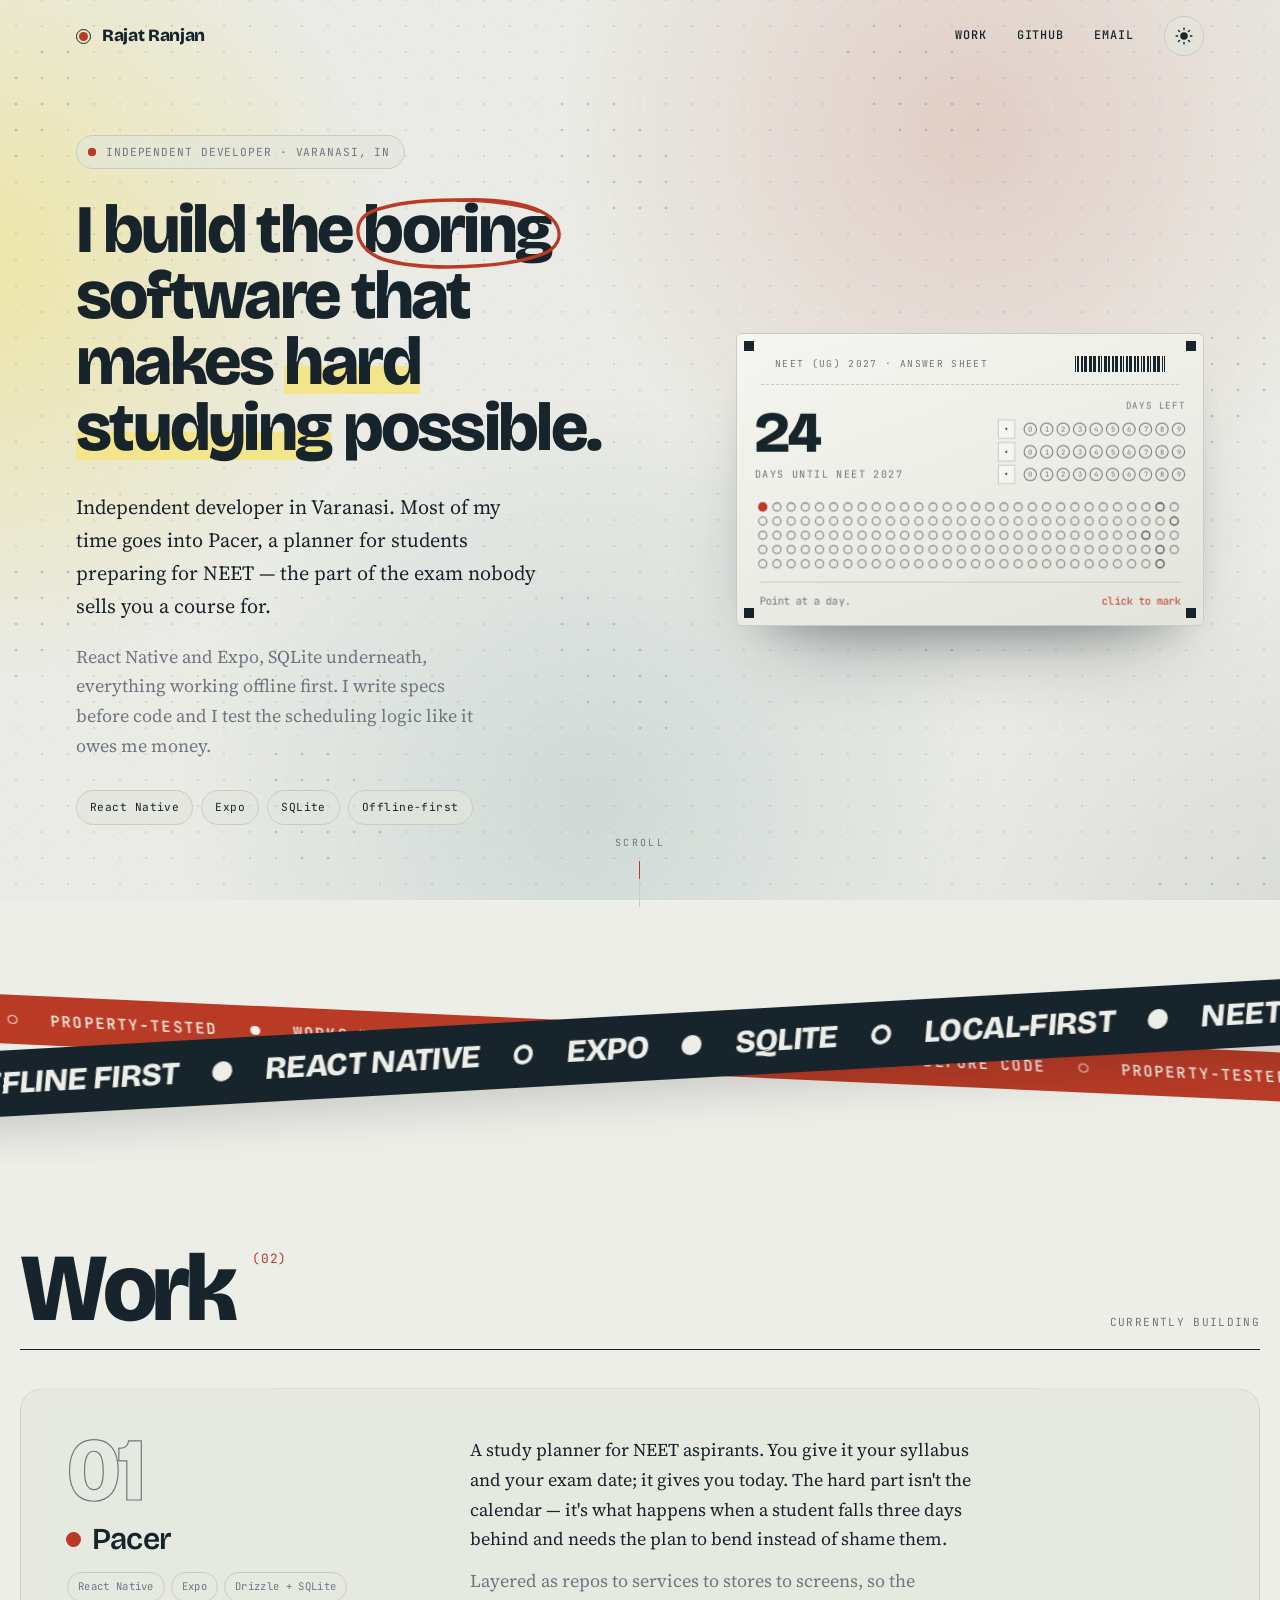
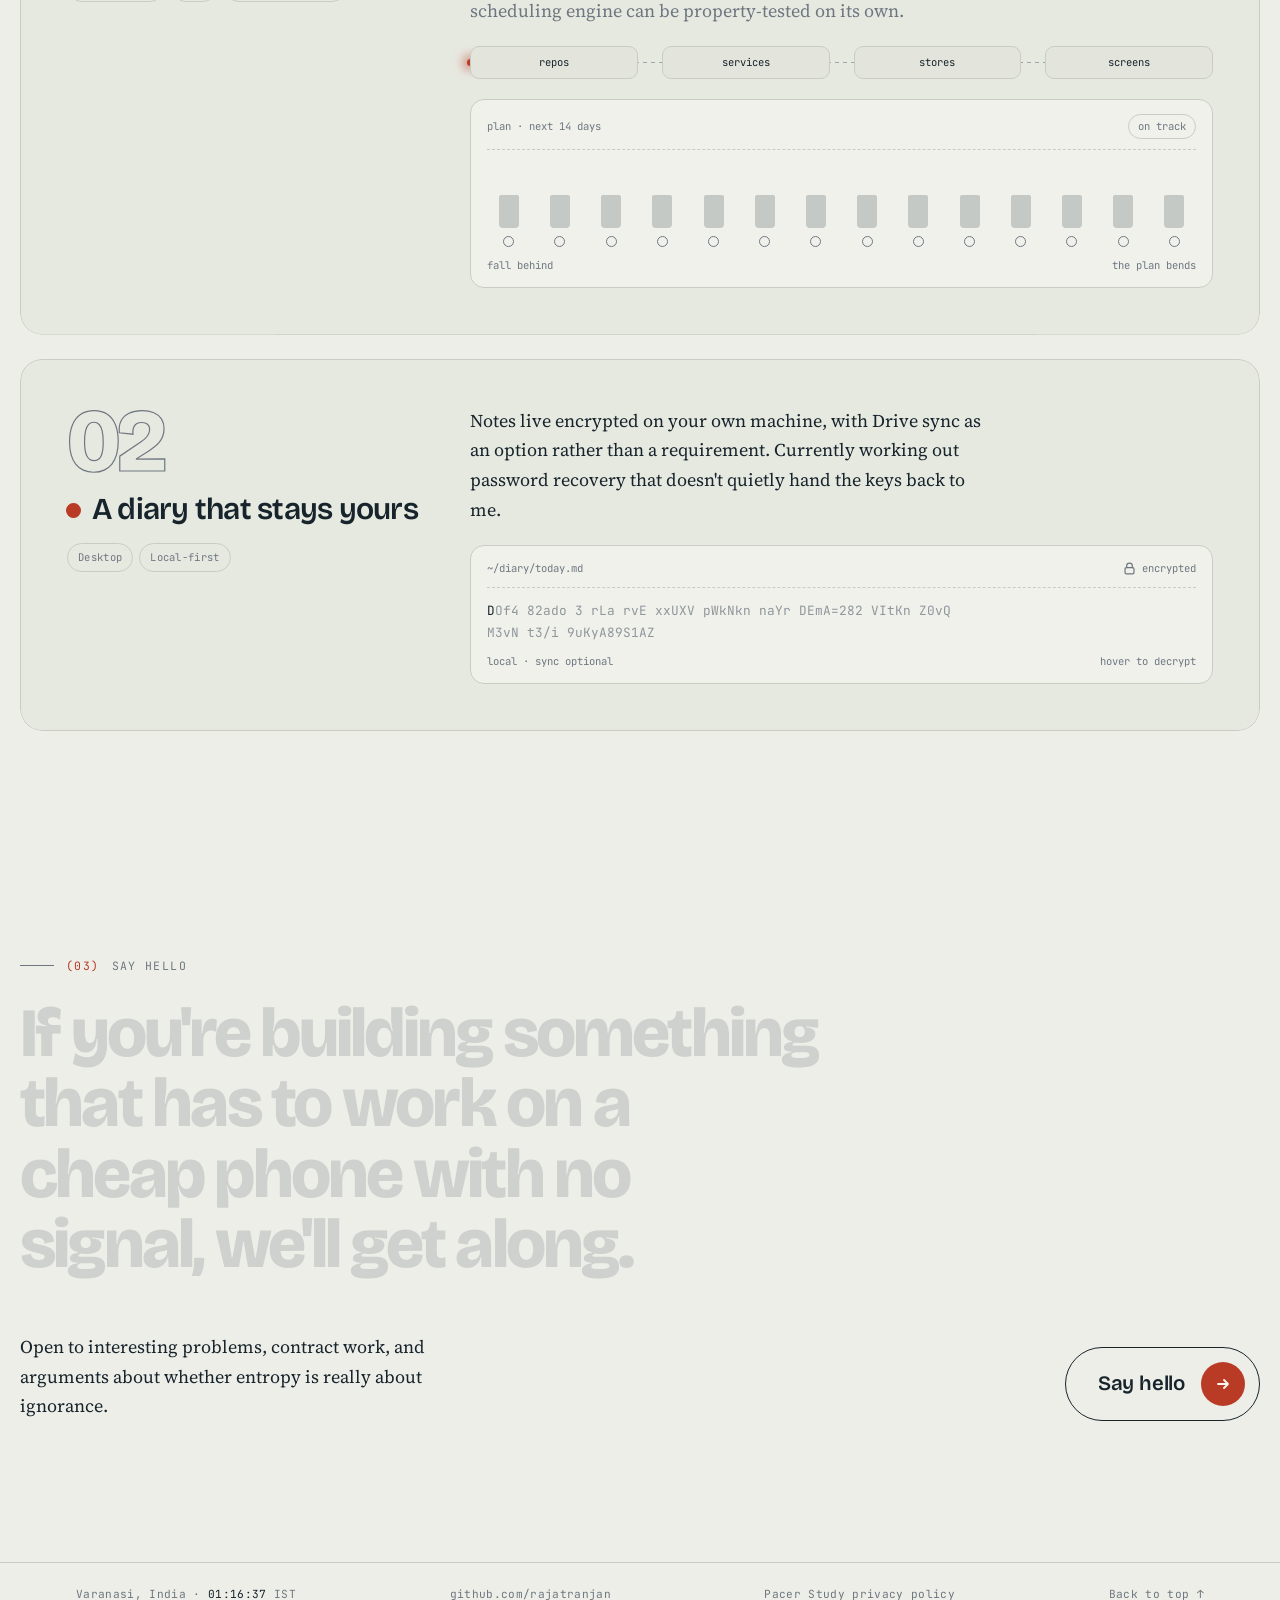
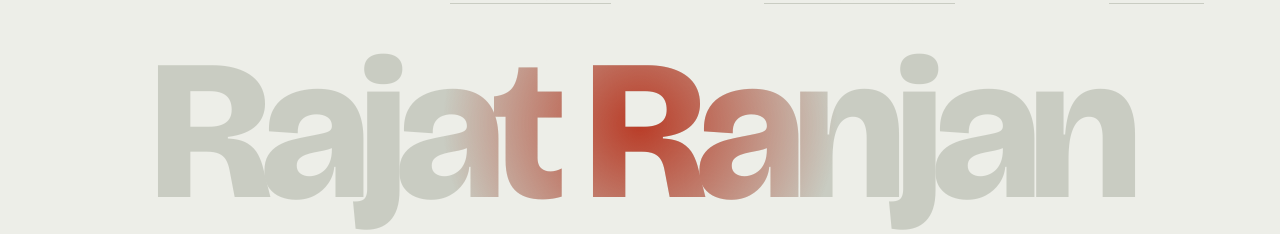
<file: index.html>
<!DOCTYPE html>
<html lang="en">
<head>
<meta charset="utf-8">
<meta name="viewport" content="width=device-width, initial-scale=1">
<title>Rajat Ranjan — study tools, built in Varanasi</title>
<meta name="description" content="Independent developer in Varanasi building Pacer, a study planner for NEET aspirants.">
<link rel="icon" href="data:image/svg+xml,%3Csvg xmlns='http://www.w3.org/2000/svg' viewBox='0 0 32 32'%3E%3Crect width='32' height='32' rx='7' fill='%23EDEEE8'/%3E%3Ccircle cx='16' cy='16' r='9' fill='%23B93B26'/%3E%3C/svg%3E">
<link rel="apple-touch-icon" href="apple-touch-icon.png">
<meta name="theme-color" content="#EDEEE8">
<meta name="color-scheme" content="light dark">
<script>
  /* Runs before first paint: restore the saved theme and decide whether to play the intro. */
  (function (h) {
    h.classList.add('js');
    try {
      var t = localStorage.getItem('rr-theme');
      if (t === 'light' || t === 'dark') h.setAttribute('data-theme', t);
    } catch (e) {}
    try {
      var still = window.matchMedia && matchMedia('(prefers-reduced-motion: reduce)').matches;
      if (!still && !sessionStorage.getItem('rr-intro')) {
        h.classList.add('intro');
        sessionStorage.setItem('rr-intro', '1');
      }
    } catch (e) {}
  })(document.documentElement);
</script>
<link rel="preconnect" href="https://fonts.googleapis.com">
<link rel="preconnect" href="https://fonts.gstatic.com" crossorigin>
<link href="https://fonts.googleapis.com/css2?family=Bricolage+Grotesque:opsz,wght@12..96,400;12..96,600;12..96,800&family=JetBrains+Mono:wght@400;500&family=Source+Serif+4:opsz,wght@8..60,400;8..60,600&display=swap" rel="stylesheet">
<link rel="stylesheet" href="assets/css/main.css">
<script src="assets/js/main.js" defer></script>
</head>
<body>

<a class="skip" href="#main">Skip to content</a>

<!-- intro: a bubble gets marked, the sheet lifts -->
<div class="curtain" aria-hidden="true">
  <div class="intro-layer intro-red"></div>
  <div class="intro-layer intro-panel">
    <div class="intro-mark">
      <svg viewBox="0 0 44 44">
        <circle class="intro-ring" cx="22" cy="22" r="19" pathLength="1"/>
        <circle class="intro-fill" cx="22" cy="22" r="13"/>
      </svg>
      <span class="intro-name"><span>Rajat Ranjan</span></span>
    </div>
  </div>
</div>

<!-- living background: drifting ink, a field of graphite dots, paper grain -->
<div class="bg" aria-hidden="true">
  <div class="aurora"><i></i><i></i><i></i><i></i></div>
  <canvas id="field"></canvas>
  <div class="grain"></div>
</div>

<div class="progress" aria-hidden="true"><i id="pencil"></i></div>

<div class="cursor is-hidden" aria-hidden="true">
  <div class="cursor-ring"><i></i></div>
  <div class="cursor-dot"><i></i></div>
</div>

<header class="masthead" id="masthead">
  <div class="wrap masthead-inner">
    <a class="wordmark" href="#top"><span class="wm-bub" aria-hidden="true"></span><span>Rajat Ranjan</span></a>
    <nav class="nav" aria-label="Primary">
      <a href="#work" data-scramble data-magnetic=".25">Work</a>
      <a class="nav-gh" href="https://github.com/rajatranjan" data-scramble data-magnetic=".25">GitHub</a>
      <a href="mailto:you@example.com" data-scramble data-magnetic=".25">Email</a>
      <button class="theme-toggle" id="theme-toggle" type="button" aria-label="Dark mode" aria-pressed="false" data-magnetic=".35">
        <svg viewBox="0 0 24 24" aria-hidden="true">
          <mask id="tt-mask">
            <rect x="-6" y="-6" width="36" height="36" fill="#fff"/>
            <circle class="tt-bite" cx="25" cy="1" r="7" fill="#000"/>
          </mask>
          <circle class="tt-core" cx="12" cy="12" r="5" fill="currentColor" mask="url(#tt-mask)"/>
          <g class="tt-rays" stroke="currentColor" stroke-width="1.8" stroke-linecap="round">
            <line x1="12" y1="1.5" x2="12" y2="3.6"/>
            <line x1="12" y1="20.4" x2="12" y2="22.5"/>
            <line x1="1.5" y1="12" x2="3.6" y2="12"/>
            <line x1="20.4" y1="12" x2="22.5" y2="12"/>
            <line x1="4.6" y1="4.6" x2="6.1" y2="6.1"/>
            <line x1="17.9" y1="17.9" x2="19.4" y2="19.4"/>
            <line x1="4.6" y1="19.4" x2="6.1" y2="17.9"/>
            <line x1="17.9" y1="6.1" x2="19.4" y2="4.6"/>
          </g>
        </svg>
      </button>
    </nav>
  </div>
</header>

<main id="main">

  <section class="hero wrap" id="top">
    <div class="hero-copy">
      <p class="eyebrow enter"><span class="pulse" aria-hidden="true"></span>Independent developer · Varanasi, IN</p>

      <h1 data-split>I build the <span class="circ">boring<svg viewBox="0 0 300 100" preserveAspectRatio="none" aria-hidden="true"><path pathLength="1" d="M262 22C210 4 92 2 34 22C4 33 6 70 48 84C104 100 222 96 272 76C302 62 298 30 248 16C220 8 180 6 150 8"/></svg></span> software that makes <span class="hl">hard studying</span> possible.</h1>

      <p class="lede enter" style="--d:.5s">Independent developer in Varanasi. Most of my time goes into Pacer, a planner for students preparing for NEET — the part of the exam nobody sells you a course for.</p>
      <p class="quiet enter" style="--d:.6s">React Native and Expo, SQLite underneath, everything working offline first. I write specs before code and I test the scheduling logic like it owes me money.</p>

      <ul class="chips" aria-label="Stack">
        <li class="enter" style="--d:.7s">React Native</li>
        <li class="enter" style="--d:.76s">Expo</li>
        <li class="enter" style="--d:.82s">SQLite</li>
        <li class="enter" style="--d:.88s">Offline-first</li>
      </ul>
    </div>

    <div class="hero-visual">
      <div class="sheet-stage">
        <div class="sheet" id="sheet">
          <span class="glare" aria-hidden="true"></span>
          <span class="reg tl" aria-hidden="true"></span><span class="reg tr" aria-hidden="true"></span>
          <span class="reg bl" aria-hidden="true"></span><span class="reg br" aria-hidden="true"></span>

          <div class="sheet-top" aria-hidden="true">
            <span>NEET (UG) 2027 · Answer sheet</span>
            <span class="barcode" id="barcode"></span>
          </div>

          <div class="sheet-head">
            <div>
              <span class="count" id="count">—</span>
              <span class="caption" id="caption">days until NEET 2027</span>
            </div>
            <div class="roll" id="roll" aria-hidden="true"><span class="roll-label">Days left</span></div>
          </div>

          <div class="grid-wrap">
            <div class="grid" id="grid" role="img" aria-label="One bubble for each day remaining until the NEET 2027 exam."></div>
            <div class="scan" aria-hidden="true"></div>
          </div>

          <p class="readout"><span id="readout">Point at a day.</span><span id="marked" aria-hidden="true"></span></p>
        </div>
      </div>
    </div>

    <a class="scroll-cue enter" style="--d:1.1s" href="#work" aria-label="Scroll to work"><span>Scroll</span><i></i></a>
  </section>

  <div class="tapes" aria-hidden="true">
    <div class="tape tape-b">
      <div class="tape-track">
        <div class="tape-seg"><span>Specs before code</span><i class="o"></i><span>Property-tested</span><i class="o f"></i><span>Works with no signal</span><i class="o"></i><span>Built in Varanasi</span><i class="o f"></i></div>
      </div>
    </div>
    <div class="tape tape-a">
      <div class="tape-track">
        <div class="tape-seg"><span>Offline first</span><i class="o f"></i><span>React Native</span><i class="o"></i><span>Expo</span><i class="o f"></i><span>SQLite</span><i class="o"></i><span>Local-first</span><i class="o f"></i><span>NEET 2027</span><i class="o"></i></div>
      </div>
    </div>
  </div>

  <section class="work wrap" id="work">
    <header class="sec-head" data-reveal="line">
      <h2 class="sec-title"><span class="sr-only">Work</span><span class="letters" data-letters aria-hidden="true">Work</span><sup aria-hidden="true">(02)</sup></h2>
      <p class="sec-note">Currently building</p>
    </header>

    <article class="item" data-reveal="card">
      <div class="item-side">
        <span class="item-idx" aria-hidden="true">01</span>
        <div class="item-title"><span class="mark-bub" aria-hidden="true"></span><h3>Pacer</h3></div>
        <ul class="meta" aria-label="Built with"><li>React Native</li><li>Expo</li><li>Drizzle + SQLite</li></ul>
      </div>
      <div class="item-body">
        <p>A study planner for NEET aspirants. You give it your syllabus and your exam date; it gives you today. The hard part isn't the calendar — it's what happens when a student falls three days behind and needs the plan to bend instead of shame them.</p>
        <p class="quiet">Layered as repos to services to stores to screens, so the scheduling engine can be property-tested on its own.</p>

        <div class="pipe" aria-hidden="true">
          <span style="--i:0">repos</span><span style="--i:1">services</span><span style="--i:2">stores</span><span style="--i:3">screens</span>
          <b class="run"><i></i></b>
        </div>

        <div class="viz bend" id="bend" aria-hidden="true">
          <div class="viz-head"><span>plan · next 14 days</span><span class="bend-status">on track</span></div>
          <div class="bend-cols"></div>
          <div class="viz-foot"><span>fall behind</span><span>the plan bends</span></div>
        </div>
      </div>
    </article>

    <article class="item" data-reveal="card">
      <div class="item-side">
        <span class="item-idx" aria-hidden="true">02</span>
        <div class="item-title"><span class="mark-bub" aria-hidden="true"></span><h3>A diary that stays yours</h3></div>
        <ul class="meta" aria-label="Built with"><li>Desktop</li><li>Local-first</li></ul>
      </div>
      <div class="item-body">
        <p>Notes live encrypted on your own machine, with Drive sync as an option rather than a requirement. Currently working out password recovery that doesn't quietly hand the keys back to me.</p>

        <div class="viz vault" id="vault" aria-hidden="true">
          <div class="viz-head">
            <span>~/diary/today.md</span>
            <span class="lock">
              <svg viewBox="0 0 16 16"><path class="shackle" d="M4.5 7V5a3.5 3.5 0 0 1 7 0v2"/><rect x="2.5" y="7" width="11" height="7.5" rx="1.6"/></svg>
              <em>encrypted</em>
            </span>
          </div>
          <p class="vault-text" data-plain="Dear diary — the key never leaves this machine. Drive only ever sees ciphertext.">Dear diary — the key never leaves this machine. Drive only ever sees ciphertext.</p>
          <div class="viz-foot"><span>local · sync optional</span><span class="vault-hint">hover to decrypt</span></div>
        </div>
      </div>
    </article>
  </section>

  <section class="close wrap" id="contact">
    <p class="sec-label" data-reveal><span>(03)</span> Say hello</p>
    <h2 class="scrub">If you're building something that has to work on a <em>cheap phone</em> with <em>no signal</em>, we'll get along.</h2>
    <div class="close-row" data-reveal>
      <p>Open to interesting problems, contract work, and arguments about whether entropy is really about ignorance.</p>
      <a class="cta" href="mailto:you@example.com" data-magnetic=".2">
        <span class="cta-label">Say hello</span>
        <span class="cta-arrow" aria-hidden="true"><svg viewBox="0 0 16 16"><path d="M3 8h10M9 4l4 4-4 4"/></svg></span>
      </a>
    </div>
  </section>

</main>

<footer class="foot" id="foot">
  <div class="wrap foot-row">
    <span>Varanasi, India · <span id="clock">--:--:--</span> IST</span>
    <a href="https://github.com/rajatranjan">github.com/rajatranjan</a>
    <a href="pacer-study/privacy-policy.html">Pacer Study privacy policy</a>
    <a href="#top">Back to top ↑</a>
  </div>
  <div class="giant" data-reveal="giant" aria-hidden="true">Rajat Ranjan</div>
</footer>

</body>
</html>
</file>
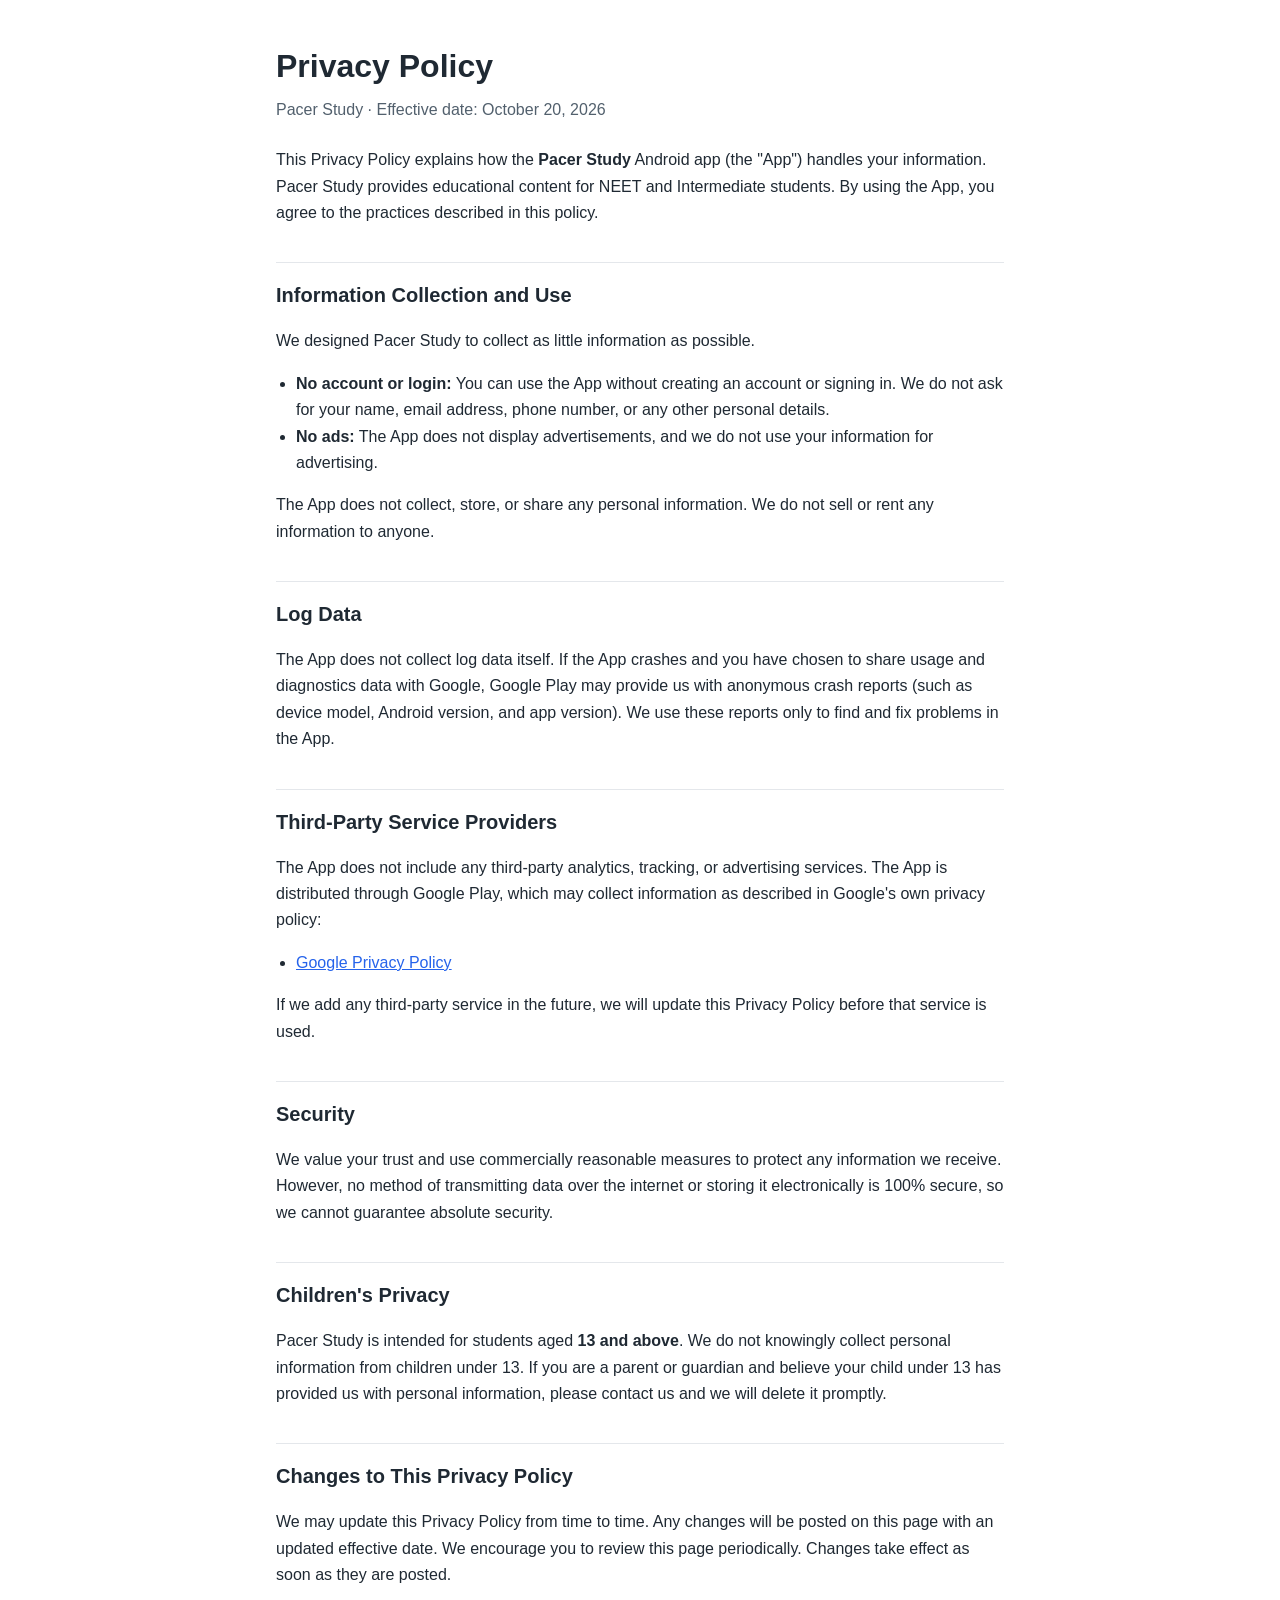
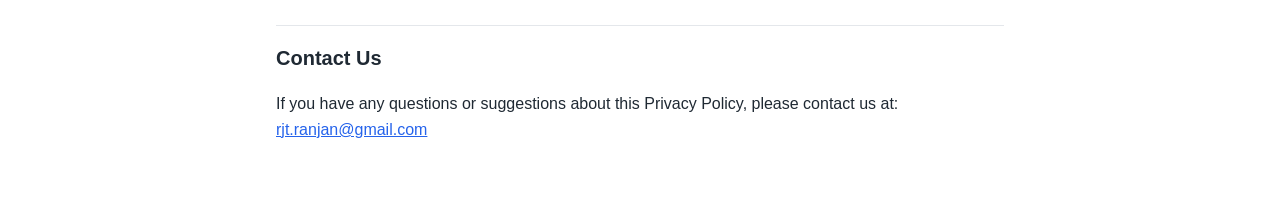
<file: pacer-study/privacy-policy.html>
<!DOCTYPE html>
<html lang="en">
<head>
  <meta charset="UTF-8">
  <meta name="viewport" content="width=device-width, initial-scale=1.0">
  <title>Pacer Study Privacy Policy</title>
  <meta name="description" content="Privacy Policy for the Pacer Study Android app.">
  <style>
    :root {
      --bg: #ffffff;
      --text: #1f2933;
      --muted: #52606d;
      --accent: #2563eb;
      --border: #e4e7eb;
    }
    @media (prefers-color-scheme: dark) {
      :root {
        --bg: #111827;
        --text: #e5e7eb;
        --muted: #9ca3af;
        --accent: #60a5fa;
        --border: #374151;
      }
    }
    * { box-sizing: border-box; }
    body {
      margin: 0;
      background: var(--bg);
      color: var(--text);
      font-family: -apple-system, BlinkMacSystemFont, "Segoe UI", Roboto, Helvetica, Arial, sans-serif;
      line-height: 1.65;
    }
    main {
      max-width: 760px;
      margin: 0 auto;
      padding: 40px 16px 64px;
    }
    h1 { font-size: 2rem; margin: 0 0 4px; }
    h2 {
      font-size: 1.25rem;
      margin: 36px 0 8px;
      padding-top: 16px;
      border-top: 1px solid var(--border);
    }
    p, li { font-size: 1rem; }
    ul { padding-left: 1.25rem; }
    a { color: var(--accent); }
    .updated { color: var(--muted); margin: 0 0 24px; }
  </style>
</head>
<body>
  <main>
    <h1>Privacy Policy</h1>
    <p class="updated">Pacer Study &middot; Effective date: October 20, 2026</p>

    <p>
      This Privacy Policy explains how the <strong>Pacer Study</strong> Android app
      (the "App") handles your information. Pacer Study provides
      educational content for NEET and Intermediate students. By using the App,
      you agree to the practices described in this policy.
    </p>

    <h2>Information Collection and Use</h2>
    <p>We designed Pacer Study to collect as little information as possible.</p>
    <ul>
      <li><strong>No account or login:</strong> You can use the App without creating an
        account or signing in. We do not ask for your name, email address, phone number,
        or any other personal details.</li>
      <li><strong>No ads:</strong> The App does not display advertisements, and we do not
        use your information for advertising.</li>
    </ul>
    <p>
      The App does not collect, store, or share any personal information. We do not
      sell or rent any information to anyone.
    </p>

    <h2>Log Data</h2>
    <p>
      The App does not collect log data itself. If the App crashes and you have chosen
      to share usage and diagnostics data with Google, Google Play may provide us with
      anonymous crash reports (such as device model, Android version, and app version).
      We use these reports only to find and fix problems in the App.
    </p>

    <h2>Third-Party Service Providers</h2>
    <p>
      The App does not include any third-party analytics, tracking, or advertising
      services. The App is distributed through Google Play, which may collect
      information as described in Google's own privacy policy:
    </p>
    <ul>
      <li><a href="https://policies.google.com/privacy" target="_blank" rel="noopener noreferrer">Google Privacy Policy</a></li>
    </ul>
    <p>
      If we add any third-party service in the future, we will update this Privacy
      Policy before that service is used.
    </p>

    <h2>Security</h2>
    <p>
      We value your trust and use commercially reasonable measures to protect any
      information we receive. However, no method of transmitting data over the internet
      or storing it electronically is 100% secure, so we cannot guarantee absolute
      security.
    </p>

    <h2>Children's Privacy</h2>
    <p>
      Pacer Study is intended for students aged <strong>13 and above</strong>. We do not
      knowingly collect personal information from children under 13. If you are a parent
      or guardian and believe your child under 13 has provided us with personal
      information, please contact us and we will delete it promptly.
    </p>

    <h2>Changes to This Privacy Policy</h2>
    <p>
      We may update this Privacy Policy from time to time. Any changes will be posted on
      this page with an updated effective date. We encourage you to review this page
      periodically. Changes take effect as soon as they are posted.
    </p>

    <h2>Contact Us</h2>
    <p>
      If you have any questions or suggestions about this Privacy Policy, please contact
      us at: <a href="mailto:rjt.ranjan@gmail.com">rjt.ranjan@gmail.com</a>
    </p>
  </main>
</body>
</html>
</file>
<file: assets/css/main.css>
/* =============================================================
   rajatranjan.github.io
   Paper, graphite and one red pencil, now with a pulse.
   ============================================================= */

/* ---------- tokens ---------- */
:root{
  --paper:#EDEEE8;
  --paper-2:#E3E5DC;
  --paper-3:#F5F6F1;
  --ink:#17242C;
  --graphite:#6E7780;
  --mark:#B93B26;
  --rule:#C9CCC2;
  --hl:#F2E58C;
  --on-mark:#FFF6F1;

  --card:rgba(227,229,220,.62);
  --glass:rgba(237,238,232,.74);
  --well:rgba(245,246,241,.66);
  --shadow:0 50px 90px -50px rgba(23,36,44,.55),0 20px 40px -24px rgba(23,36,44,.25);
  --glare:rgba(255,255,255,.7);

  --blob-1:rgba(185,59,38,.17);
  --blob-2:rgba(242,229,140,.72);
  --blob-3:rgba(62,124,140,.16);
  --blob-4:rgba(23,36,44,.09);
  --grain:.09;

  --f-display:"Bricolage Grotesque",system-ui,sans-serif;
  --f-body:"Source Serif 4",Georgia,serif;
  --f-mono:"JetBrains Mono",ui-monospace,SFMono-Regular,Menlo,Consolas,monospace;

  --ease:cubic-bezier(.2,.75,.2,1);
  --ease-io:cubic-bezier(.76,0,.24,1);
  --ease-back:cubic-bezier(.34,1.56,.64,1);

  --measure:64ch;
  --intro:.15s;            /* when the hero starts entering; JS mirrors this */
  color-scheme:light;
}
html.intro{--intro:1.25s}

@media (prefers-color-scheme:dark){
  :root:not([data-theme="light"]){
    --paper:#0C1216;
    --paper-2:#121A1F;
    --paper-3:#172126;
    --ink:#E7E8E0;
    --graphite:#8A949B;
    --mark:#EE5D42;
    --rule:#253037;
    --hl:rgba(238,93,66,.42);
    --on-mark:#170A06;
    --card:rgba(18,26,31,.6);
    --glass:rgba(12,18,22,.72);
    --well:rgba(12,18,22,.55);
    --shadow:0 50px 100px -50px rgba(0,0,0,.9),0 20px 50px -24px rgba(0,0,0,.6);
    --glare:rgba(255,255,255,.08);
    --blob-1:rgba(238,93,66,.22);
    --blob-2:rgba(214,160,58,.10);
    --blob-3:rgba(34,132,152,.22);
    --blob-4:rgba(104,86,214,.15);
    --grain:.05;
    color-scheme:dark;
  }
}
:root[data-theme="dark"]{
  --paper:#0C1216;
  --paper-2:#121A1F;
  --paper-3:#172126;
  --ink:#E7E8E0;
  --graphite:#8A949B;
  --mark:#EE5D42;
  --rule:#253037;
  --hl:rgba(238,93,66,.42);
  --on-mark:#170A06;
  --card:rgba(18,26,31,.6);
  --glass:rgba(12,18,22,.72);
  --well:rgba(12,18,22,.55);
  --shadow:0 50px 100px -50px rgba(0,0,0,.9),0 20px 50px -24px rgba(0,0,0,.6);
  --glare:rgba(255,255,255,.08);
  --blob-1:rgba(238,93,66,.22);
  --blob-2:rgba(214,160,58,.10);
  --blob-3:rgba(34,132,152,.22);
  --blob-4:rgba(104,86,214,.15);
  --grain:.05;
  color-scheme:dark;
}

/* ---------- base ---------- */
*,*::before,*::after{box-sizing:border-box}
html{
  -webkit-text-size-adjust:100%;
  scroll-behavior:smooth;
  scroll-padding-top:90px;
}
body{
  margin:0;
  background:var(--paper);
  color:var(--ink);
  font-family:var(--f-body);
  font-size:clamp(16px,1rem + .2vw,18px);
  line-height:1.65;
  -webkit-font-smoothing:antialiased;
  overflow-x:hidden;
  overflow-x:clip;
}
a{color:inherit}
img,svg{display:block}
::selection{background:#F2E58C;color:#17242C}
:focus-visible{outline:2px solid var(--mark);outline-offset:3px;border-radius:4px}

.wrap{max-width:1240px;margin:0 auto;padding:0 clamp(16px,5vw,56px)}
.quiet{color:var(--graphite)}
.sr-only{position:absolute;width:1px;height:1px;margin:-1px;padding:0;overflow:hidden;clip:rect(0 0 0 0);white-space:nowrap;border:0}
.skip{
  position:fixed;left:16px;top:-60px;z-index:200;
  padding:10px 16px;border-radius:999px;
  background:var(--ink);color:var(--paper);
  font-family:var(--f-mono);font-size:.8rem;text-decoration:none;
  transition:top .3s var(--ease);
}
.skip:focus{top:16px}

/* theme swap without View Transitions: a quick cross-fade */
html.theme-fade, html.theme-fade *{
  transition:background-color .45s ease,color .45s ease,border-color .45s ease,fill .45s ease!important;
}
::view-transition-old(root),::view-transition-new(root){animation:none;mix-blend-mode:normal}
::view-transition-new(root){z-index:2}

/* =============================================================
   Intro: a bubble gets marked, then the sheet lifts away
   ============================================================= */
.curtain{display:none}
html.intro .curtain{display:block;position:fixed;inset:0;z-index:100;pointer-events:none}
html.intro-done .curtain{display:none}
.intro-layer{position:absolute;inset:0;will-change:transform}
.intro-layer::after{
  content:"";position:absolute;left:0;right:0;top:100%;height:16vh;
  background:inherit;border-radius:0 0 50% 50%;
  transform-origin:top;transform:scaleY(0);
  animation:introCurve .9s var(--ease-io) forwards;animation-delay:inherit;
}
.intro-panel{background:var(--paper);display:grid;place-items:center;animation:introLift .9s var(--ease-io) .78s forwards}
.intro-red{background:var(--mark);animation:introLift .9s var(--ease-io) .9s forwards}
@keyframes introLift{to{transform:translateY(calc(-100% - 16vh))}}
@keyframes introCurve{50%{transform:scaleY(1)}to{transform:scaleY(.4)}}
.intro-mark{
  display:flex;align-items:center;gap:16px;
  font-family:var(--f-display);font-weight:800;
  font-size:clamp(1.4rem,3vw,2rem);letter-spacing:-.03em;color:var(--ink);
}
.intro-mark svg{width:46px;height:46px;overflow:visible}
.intro-ring{fill:none;stroke:var(--ink);stroke-width:2;stroke-dasharray:1;stroke-dashoffset:1;animation:draw .55s var(--ease-io) .05s forwards}
.intro-fill{fill:var(--mark);transform-box:fill-box;transform-origin:center;transform:scale(0);animation:popIn .4s var(--ease-back) .42s forwards}
.intro-name{display:inline-block;overflow:hidden;overflow:clip;padding-bottom:.1em}
.intro-name span{display:inline-block;transform:translateY(110%);animation:upIn .7s var(--ease) .18s forwards}
@keyframes popIn{to{transform:scale(1)}}
@keyframes upIn{to{transform:none}}

/* =============================================================
   Background: drifting ink, a dot field (canvas), paper grain
   ============================================================= */
.bg{position:fixed;inset:0;z-index:-1;pointer-events:none;overflow:hidden}
.aurora{position:absolute;inset:-25%}
.aurora i{
  position:absolute;width:64vmax;height:64vmax;border-radius:50%;
  background:radial-gradient(closest-side,var(--c),transparent);
  will-change:transform;
  animation:drift var(--t,28s) var(--ease-io) infinite alternate;
}
.aurora i:nth-child(1){--c:var(--blob-1);left:46%;top:-4%;--t:26s}
.aurora i:nth-child(2){--c:var(--blob-2);left:-6%;top:6%;--t:34s;animation-delay:-9s}
.aurora i:nth-child(3){--c:var(--blob-3);left:26%;top:46%;--t:30s;animation-delay:-15s}
.aurora i:nth-child(4){--c:var(--blob-4);left:64%;top:58%;--t:38s;animation-delay:-5s}
@keyframes drift{
  0%{transform:translate3d(0,0,0) scale(1)}
  50%{transform:translate3d(-11vmax,7vmax,0) scale(1.18)}
  100%{transform:translate3d(7vmax,-6vmax,0) scale(.88)}
}
#field{position:absolute;inset:0;width:100%;height:100%}
.grain{
  position:absolute;inset:0;
  background-image:url("data:image/svg+xml,%3Csvg xmlns='http://www.w3.org/2000/svg' width='220' height='220'%3E%3Cfilter id='n'%3E%3CfeTurbulence type='fractalNoise' baseFrequency='.8' numOctaves='3' stitchTiles='stitch'/%3E%3CfeColorMatrix type='saturate' values='0'/%3E%3C/filter%3E%3Crect width='100%25' height='100%25' filter='url(%23n)'/%3E%3C/svg%3E");
  background-size:220px;
  opacity:var(--grain);
}

/* scroll progress: a pencil line with a glowing point */
.progress{position:fixed;top:0;left:0;right:0;height:2px;z-index:60;pointer-events:none}
.progress i{
  display:block;height:100%;width:100%;
  transform:scaleX(0);transform-origin:left;
  background:linear-gradient(90deg,transparent,var(--graphite) 30%,var(--mark));
  box-shadow:0 0 12px var(--mark);
}

/* =============================================================
   Cursor (fine pointers only)
   ============================================================= */
.cursor{display:none}
.has-cursor .cursor{display:block}
.has-cursor,.has-cursor *{cursor:none!important}
.cursor-ring,.cursor-dot{position:fixed;left:0;top:0;z-index:90;pointer-events:none;will-change:transform}
.cursor-ring{mix-blend-mode:difference}
.cursor-ring i{
  display:block;width:38px;height:38px;margin:-19px 0 0 -19px;border-radius:50%;
  border:1.5px solid #fff;
  transition:transform .4s var(--ease),background-color .3s,opacity .3s,border-width .3s;
}
.cursor-dot i{
  display:block;width:6px;height:6px;margin:-3px 0 0 -3px;border-radius:50%;
  background:var(--mark);transition:transform .3s var(--ease),opacity .3s;
}
.cursor.is-link .cursor-ring i{transform:scale(1.75);background:#fff}
.cursor.is-link .cursor-dot i{transform:scale(0)}
.cursor.is-grid .cursor-ring i{transform:scale(.5);border-width:2px}
.cursor.is-down .cursor-ring i{transform:scale(.8)}
.cursor.is-link.is-down .cursor-ring i{transform:scale(1.45)}
.cursor.is-hidden .cursor-ring i,.cursor.is-hidden .cursor-dot i{opacity:0}

/* =============================================================
   Masthead
   ============================================================= */
.masthead{
  position:fixed;top:0;left:0;right:0;z-index:50;
  border-bottom:1px solid transparent;
  transition:transform .55s var(--ease),background-color .4s,border-color .4s;
}
.masthead.is-scrolled{
  background:var(--glass);
  -webkit-backdrop-filter:blur(16px) saturate(1.3);
  backdrop-filter:blur(16px) saturate(1.3);
  border-bottom-color:var(--rule);
}
.masthead.is-hidden{transform:translateY(-102%)}
.masthead-inner{display:flex;align-items:center;justify-content:space-between;gap:20px;height:72px}
.wordmark{
  display:inline-flex;align-items:center;gap:11px;
  font-family:var(--f-display);font-weight:800;font-size:1.08rem;letter-spacing:-.02em;
  text-decoration:none;white-space:nowrap;
}
.wm-bub{
  position:relative;width:15px;height:15px;border-radius:50%;
  border:1.6px solid var(--ink);flex:none;
}
.wm-bub::after{
  content:"";position:absolute;inset:2px;border-radius:50%;background:var(--mark);
  transition:transform .5s var(--ease-back);
}
.wordmark:hover .wm-bub::after{transform:scale(.4)}

.nav{display:flex;align-items:center;gap:clamp(14px,2.4vw,30px)}
.nav a{
  position:relative;display:inline-block;padding:6px 0;
  font-family:var(--f-mono);font-size:.74rem;font-weight:500;
  letter-spacing:.08em;text-transform:uppercase;text-decoration:none;
  transition:transform .5s var(--ease);
}
.nav a::after{
  content:"";position:absolute;left:0;right:0;bottom:1px;height:1px;background:var(--mark);
  transform:scaleX(0);transform-origin:right;transition:transform .5s var(--ease);
}
.nav a:hover::after,.nav a:focus-visible::after{transform:scaleX(1);transform-origin:left}

.theme-toggle{
  width:40px;height:40px;padding:0;border-radius:50%;
  display:grid;place-items:center;
  border:1px solid var(--rule);background:var(--card);color:var(--ink);
  cursor:pointer;
  transition:border-color .3s,transform .5s var(--ease),background-color .3s;
}
.theme-toggle:hover{border-color:var(--ink)}
.theme-toggle svg{width:18px;height:18px;overflow:visible}
.tt-core{transform-box:fill-box;transform-origin:center;transition:transform .6s var(--ease-back)}
.tt-bite{transition:transform .6s var(--ease)}
.tt-rays{transform-box:fill-box;transform-origin:center;transition:transform .6s var(--ease),opacity .35s}
:root[data-theme="dark"] .tt-core{transform:scale(1.7)}
:root[data-theme="dark"] .tt-bite{transform:translate(-9px,7px)}
:root[data-theme="dark"] .tt-rays{transform:rotate(-60deg) scale(.4);opacity:0}
@media (prefers-color-scheme:dark){
  :root:not([data-theme="light"]) .tt-core{transform:scale(1.7)}
  :root:not([data-theme="light"]) .tt-bite{transform:translate(-9px,7px)}
  :root:not([data-theme="light"]) .tt-rays{transform:rotate(-60deg) scale(.4);opacity:0}
}

/* =============================================================
   Hero
   ============================================================= */
.hero{
  position:relative;
  display:grid;grid-template-columns:minmax(0,1.12fr) minmax(0,.88fr);
  gap:clamp(36px,5vw,80px);align-items:center;
  min-height:100vh;min-height:100svh;
  padding-top:clamp(110px,15vh,150px);padding-bottom:clamp(80px,12vh,120px);
}
.hero-copy,.hero-visual{will-change:transform}

/* CSS-only entrance so the hero still arrives if JS is slow */
.enter{animation:enterUp 1.1s var(--ease) backwards;animation-delay:calc(var(--intro) + var(--d,0s))}
@keyframes enterUp{from{opacity:0;transform:translateY(26px);filter:blur(6px)}}

.eyebrow{
  display:inline-flex;align-items:center;gap:10px;
  margin:0 0 28px;padding:7px 14px 7px 11px;
  border:1px solid var(--rule);border-radius:999px;background:var(--card);
  font-family:var(--f-mono);font-size:.7rem;letter-spacing:.08em;text-transform:uppercase;color:var(--graphite);
}
.pulse{position:relative;width:8px;height:8px;border-radius:50%;background:var(--mark);flex:none}
.pulse::after{content:"";position:absolute;inset:0;border-radius:50%;background:var(--mark);animation:ping 2.2s var(--ease) infinite}
@keyframes ping{0%{transform:scale(1);opacity:.65}80%,100%{transform:scale(3.4);opacity:0}}

h1{
  font-family:var(--f-display);font-weight:800;
  font-size:clamp(2.6rem,5.3vw,4.7rem);
  line-height:.97;letter-spacing:-.04em;
  margin:0 0 30px;text-wrap:balance;
}
html.js h1[data-split]{opacity:0;animation:showLate 0s 2.6s forwards}
html.js h1[data-split].is-split{opacity:1;animation:none}
@keyframes showLate{to{opacity:1}}

/* word-by-word rise */
.w{display:inline-block;overflow:hidden;overflow:clip;vertical-align:top;padding:0 .03em .12em;margin:0 -.03em -.12em}
.w>span{
  display:inline-block;transform-origin:0 100%;
  animation:wordUp 1.15s var(--ease) backwards;
  animation-delay:calc(var(--intro) + .1s + var(--i) * 62ms);
}
@keyframes wordUp{from{transform:translateY(112%) rotate(7deg)}}

/* highlighter swipe across "hard studying" */
.hl{
  background-image:linear-gradient(var(--hl),var(--hl));
  background-repeat:no-repeat;background-position:0 86%;background-size:0% .42em;
  animation:hlSweep 1s var(--ease-io) forwards;
  animation-delay:calc(var(--intro) + 1.3s);
}
@keyframes hlSweep{to{background-size:100% .42em}}

/* red pencil circling "boring" */
.circ{position:relative;display:inline-block}
.circ svg{position:absolute;left:-8%;top:-6%;width:116%;height:118%;overflow:visible;pointer-events:none}
.circ path{
  fill:none;stroke:var(--mark);stroke-width:4.5;stroke-linecap:round;stroke-linejoin:round;
  stroke-dasharray:1;stroke-dashoffset:1;
  animation:draw 1.1s var(--ease-io) forwards;
  animation-delay:calc(var(--intro) + 1.05s);
}
@keyframes draw{to{stroke-dashoffset:0}}

.lede{max-width:44ch;margin:0 0 18px;font-size:1.12em}
.hero-copy p{max-width:46ch}
.hero-copy .eyebrow{max-width:none;white-space:nowrap}
.hero-copy .quiet{margin:0}

.chips{list-style:none;display:flex;flex-wrap:wrap;gap:8px;margin:30px 0 0;padding:0}
.chips li{
  padding:7px 13px;border:1px solid var(--rule);border-radius:999px;background:var(--card);
  font-family:var(--f-mono);font-size:.7rem;letter-spacing:.04em;
  transition:border-color .3s,transform .4s var(--ease-back),color .3s;
}
.chips li:hover{border-color:var(--mark);color:var(--mark);transform:translateY(-3px)}

/* scroll cue */
.scroll-cue{
  position:absolute;left:0;right:0;bottom:26px;margin:auto;width:max-content;
  display:flex;flex-direction:column;align-items:center;gap:10px;
  font-family:var(--f-mono);font-size:.62rem;letter-spacing:.24em;text-transform:uppercase;
  color:var(--graphite);text-decoration:none;
}
.scroll-cue i{position:relative;width:1px;height:46px;background:var(--rule);overflow:hidden}
.scroll-cue i::after{content:"";position:absolute;left:0;top:0;width:1px;height:40%;background:var(--mark);animation:drip 2.1s var(--ease-io) infinite}
@keyframes drip{from{transform:translateY(-100%)}to{transform:translateY(260%)}}

/* =============================================================
   The answer sheet
   ============================================================= */
.hero-visual{display:flex;justify-content:flex-end}
.sheet-stage{
  width:100%;max-width:540px;perspective:1200px;
  animation:sheetIn 1.5s var(--ease) backwards;
  animation-delay:calc(var(--intro) + .3s);
}
@keyframes sheetIn{from{opacity:0;transform:perspective(1200px) translateY(90px) rotateX(26deg) scale(.94)}}

.sheet{
  position:relative;
  padding:22px 24px 16px;
  background:linear-gradient(160deg,var(--paper-3),var(--paper-2));
  border:1px solid var(--rule);border-radius:6px;
  box-shadow:var(--shadow);
  transform-style:preserve-3d;will-change:transform;
}
.glare{
  position:absolute;inset:0;border-radius:inherit;pointer-events:none;opacity:0;
  background:radial-gradient(460px circle at var(--gx,50%) var(--gy,0%),var(--glare),transparent 55%);
}
.reg{position:absolute;width:10px;height:10px;background:var(--ink)}
.reg.tl{top:7px;left:7px}.reg.tr{top:7px;right:7px}
.reg.bl{bottom:7px;left:7px}.reg.br{bottom:7px;right:7px}

.sheet-top{
  display:flex;align-items:center;justify-content:space-between;gap:12px;
  margin:0 0 16px;padding:0 14px 12px;border-bottom:1px dashed var(--rule);
  font-family:var(--f-mono);font-size:.6rem;letter-spacing:.14em;text-transform:uppercase;color:var(--graphite);
}
.barcode{display:flex;align-items:stretch;gap:1.5px;height:16px;flex:none}
.barcode i{display:block;background:var(--ink)}

.sheet-head{
  display:flex;align-items:flex-end;justify-content:space-between;gap:14px 18px;flex-wrap:wrap;
  margin-bottom:18px;transform:translateZ(34px);
}
.count{
  display:block;
  font-family:var(--f-display);font-weight:800;
  font-size:clamp(2.7rem,5vw,3.5rem);line-height:.9;letter-spacing:-.04em;
  font-variant-numeric:tabular-nums;
}
.caption{
  display:block;margin-top:8px;
  font-family:var(--f-mono);font-size:.62rem;letter-spacing:.12em;text-transform:uppercase;color:var(--graphite);
}
.roll{display:grid;gap:3px;justify-items:end}
.roll-label{font-family:var(--f-mono);font-size:.56rem;letter-spacing:.16em;text-transform:uppercase;color:var(--graphite);margin-bottom:2px}
.roll-row{display:flex;align-items:center;gap:3px}
.roll-d{
  width:17px;height:19px;margin-right:5px;display:grid;place-items:center;
  border:1px solid var(--rule);background:var(--paper-3);
  font-family:var(--f-mono);font-size:.68rem;font-weight:500;color:var(--ink);
}
.rb{
  width:13px;height:13px;border-radius:50%;display:grid;place-items:center;
  border:1px solid var(--graphite);
  font-family:var(--f-mono);font-size:7px;line-height:1;color:var(--graphite);
  transition:background-color .3s,color .3s,border-color .3s,transform .45s var(--ease-back);
}
.rb.on{background:var(--ink);border-color:var(--ink);color:var(--paper);transform:scale(1.15)}

.grid-wrap{position:relative;transform:translateZ(16px)}
.grid{display:flex;flex-wrap:wrap;gap:5px}
.bub{
  -webkit-appearance:none;appearance:none;
  position:relative;width:9px;height:9px;padding:0;margin:0;border-radius:50%;
  border:1.2px solid var(--graphite);background:transparent;cursor:pointer;
  -webkit-tap-highlight-color:transparent;
  transition:background-color .15s,border-color .15s,transform .25s var(--ease-back);
  animation:bubIn .5s var(--ease-back) backwards;animation-delay:var(--d,0ms);
}
.bub:hover,.bub:focus-visible{background:var(--ink);border-color:var(--ink);transform:scale(1.6)}
.bub.near,.bub.month{border-color:var(--ink)}
.bub.marked{background:var(--ink);border-color:var(--ink)}
.bub.today{background:var(--mark);border-color:var(--mark)}
.bub.today::after{
  content:"";position:absolute;inset:-1.2px;border-radius:50%;
  border:1.2px solid var(--mark);animation:ping 2.4s var(--ease) infinite;
}
.grid.settled .bub{animation:none}
.grid.settled .bub.marked{animation:pop .45s var(--ease-back)}
@keyframes bubIn{from{opacity:0;transform:scale(.2)}}
@keyframes pop{0%{transform:scale(.3)}60%{transform:scale(1.8)}100%{transform:scale(1)}}

/* the OMR scanner sweep */
.scan{position:absolute;inset:-8px -10px;overflow:hidden;pointer-events:none}
.scan::before{
  content:"";position:absolute;left:0;right:0;top:0;height:48px;
  transform:translateY(-100%);opacity:0;
  background:linear-gradient(to bottom,transparent,color-mix(in srgb,var(--mark) 16%,transparent));
  border-bottom:1.5px solid var(--mark);
  box-shadow:0 6px 18px -4px color-mix(in srgb,var(--mark) 55%,transparent);
  animation:scan 7.5s var(--ease-io) infinite;
  animation-delay:calc(var(--intro) + 2.6s);
}
@keyframes scan{
  0%{top:0;opacity:0}
  4%{opacity:1}
  32%{top:100%;opacity:1}
  38%,100%{top:100%;opacity:0}
}

.readout{
  display:flex;justify-content:space-between;gap:12px;
  margin:14px 0 0;padding-top:10px;border-top:1px solid var(--rule);
  font-family:var(--f-mono);font-size:.66rem;color:var(--graphite);
  min-height:1.6em;font-variant-numeric:tabular-nums;transform:translateZ(8px);
}
#marked{color:var(--mark);white-space:nowrap}

/* =============================================================
   Crossed tapes (marquee)
   ============================================================= */
.tapes{position:relative;height:clamp(150px,19vw,230px);overflow:hidden;overflow:clip;margin:0 0 clamp(0px,2vw,20px)}
.tape{
  position:absolute;left:-10vw;width:120vw;top:50%;
  padding:clamp(11px,1.4vw,17px) 0;overflow:hidden;display:flex;
}
.tape-a{
  z-index:2;background:var(--ink);color:var(--paper);
  transform:translateY(-50%) rotate(-3.2deg);
  box-shadow:0 24px 50px -26px rgba(0,0,0,.5);
}
.tape-b{background:var(--mark);color:var(--on-mark);transform:translateY(-50%) rotate(2.6deg)}
.tape-track{display:flex;flex:none;will-change:transform}
.tape-seg{
  display:flex;align-items:center;flex:none;
  gap:clamp(18px,2.6vw,38px);padding-right:clamp(18px,2.6vw,38px);
  font-family:var(--f-display);font-weight:800;
  font-size:clamp(1.15rem,2.7vw,2rem);letter-spacing:-.02em;line-height:1;
  text-transform:uppercase;white-space:nowrap;
}
.tape-b .tape-seg{font-family:var(--f-mono);font-weight:500;font-size:clamp(.74rem,1.4vw,.95rem);letter-spacing:.14em}
.tape-seg .o{display:block;width:.62em;height:.62em;border-radius:50%;border:.13em solid currentColor;flex:none}
.tape-seg .o.f{background:currentColor}

/* =============================================================
   Section heads & reveals
   ============================================================= */
.js-ready [data-reveal]{
  opacity:0;transform:translateY(40px);
  transition:opacity 1s var(--ease),transform 1.2s var(--ease);
  transition-delay:var(--d,0s);
}
.js-ready [data-reveal].is-in{opacity:1;transform:none}

.work{padding:clamp(30px,5vw,70px) 0 clamp(30px,5vw,60px)}
.sec-head{
  position:relative;display:flex;align-items:flex-end;justify-content:space-between;gap:14px 20px;flex-wrap:wrap;
  padding-bottom:18px;margin-bottom:clamp(22px,3vw,38px);border-bottom:1px solid var(--rule);
}
.sec-head::after{
  content:"";position:absolute;left:0;bottom:-1px;width:100%;height:1px;background:var(--ink);
  transform:scaleX(0);transform-origin:left;transition:transform 1.6s var(--ease-io) .25s;
}
.js-ready [data-reveal="line"]{opacity:1;transform:none}
.sec-head.is-in::after,html:not(.js-ready) .sec-head::after{transform:scaleX(1)}
.sec-title{
  display:flex;align-items:flex-start;gap:.16em;margin:0;
  font-family:var(--f-display);font-weight:800;
  font-size:clamp(3rem,8vw,6rem);line-height:.88;letter-spacing:-.05em;
}
.sec-title sup{font-family:var(--f-mono);font-size:.8rem;font-weight:400;letter-spacing:.06em;color:var(--mark);margin-top:.5em}
.letters{display:inline-block;overflow:hidden;overflow:clip;padding:0 .04em .1em 0;margin-bottom:-.1em}
.letters .ch{display:inline-block}
.js-ready .letters .ch{transform:translateY(112%) rotate(6deg);transition:transform 1.1s var(--ease);transition-delay:calc(var(--i) * 60ms + .1s)}
.js-ready .is-in .letters .ch{transform:none}
.sec-note{margin:0;font-family:var(--f-mono);font-size:.7rem;letter-spacing:.12em;text-transform:uppercase;color:var(--graphite)}
.sec-label{
  display:flex;align-items:center;gap:12px;margin:0 0 24px;
  font-family:var(--f-mono);font-size:.72rem;letter-spacing:.12em;text-transform:uppercase;color:var(--graphite);
}
.sec-label span{color:var(--mark)}
.sec-label::before{content:"";width:34px;height:1px;background:currentColor}

/* =============================================================
   Work cards
   ============================================================= */
.item{
  position:relative;isolation:isolate;overflow:hidden;
  display:grid;grid-template-columns:minmax(0,.9fr) minmax(0,1.9fr);
  gap:clamp(18px,4vw,60px);
  margin:0 0 clamp(16px,2vw,24px);padding:clamp(22px,3.6vw,46px);
  border:1px solid var(--rule);border-radius:22px;
  background:var(--card);
  -webkit-backdrop-filter:blur(10px);backdrop-filter:blur(10px);
  transition:border-color .4s,box-shadow .6s var(--ease);
}
.item:hover{border-color:color-mix(in srgb,var(--mark) 35%,var(--rule));box-shadow:var(--shadow)}
.item::before{
  content:"";position:absolute;inset:0;z-index:-1;pointer-events:none;
  background:radial-gradient(560px circle at var(--mx,50%) var(--my,50%),color-mix(in srgb,var(--mark) 11%,transparent),transparent 45%);
  opacity:0;transition:opacity .5s;
}
.item::after{
  content:"";position:absolute;inset:0;border-radius:inherit;padding:1px;pointer-events:none;
  background:radial-gradient(380px circle at var(--mx,50%) var(--my,50%),var(--mark),transparent 45%);
  -webkit-mask:linear-gradient(#000 0 0) content-box,linear-gradient(#000 0 0);
  -webkit-mask-composite:xor;
  mask:linear-gradient(#000 0 0) content-box exclude,linear-gradient(#000 0 0);
  opacity:0;transition:opacity .5s;
}
.item:hover::before,.item:hover::after{opacity:1}

.js-ready [data-reveal="card"]{
  transform:translateY(80px) scale(.965);
  clip-path:inset(14% 0 0 0 round 22px);
  transition:opacity 1s var(--ease),transform 1.3s var(--ease),clip-path 1.3s var(--ease),border-color .4s,box-shadow .6s var(--ease);
}
.js-ready [data-reveal="card"].is-in{transform:none;clip-path:inset(0 0 0 0 round 22px)}
.js-ready [data-reveal].is-done{clip-path:none}

.item-side{display:flex;flex-direction:column;align-items:flex-start;gap:16px}
.item-idx{
  font-family:var(--f-display);font-weight:800;
  font-size:clamp(3.4rem,7vw,5.8rem);line-height:.8;letter-spacing:-.05em;
  color:transparent;-webkit-text-stroke:1.2px var(--graphite);
  background:linear-gradient(var(--mark),var(--mark)) 0 100%/100% 0% no-repeat;
  -webkit-background-clip:text;background-clip:text;
  transition:background-size .9s var(--ease-io),-webkit-text-stroke-color .5s;
}
.item:hover .item-idx{background-size:100% 100%;-webkit-text-stroke-color:var(--mark)}
.item-title{display:flex;align-items:center;gap:12px}
.item h3{
  margin:0;font-family:var(--f-display);font-weight:600;
  font-size:clamp(1.45rem,2.4vw,1.9rem);line-height:1.1;letter-spacing:-.025em;
}
.mark-bub{
  flex:none;width:13px;height:13px;border-radius:50%;
  border:1.5px solid var(--graphite);background:transparent;
  transition:background-color .5s ease .6s,border-color .5s ease .6s,transform .6s var(--ease-back) .6s;
}
.item.is-in .mark-bub,html:not(.js-ready) .mark-bub{background:var(--mark);border-color:var(--mark)}
.item.is-in .mark-bub{transform:scale(1.15)}
.meta{list-style:none;display:flex;flex-wrap:wrap;gap:6px;margin:0;padding:0}
.meta li{
  padding:5px 10px;border:1px solid var(--rule);border-radius:999px;
  font-family:var(--f-mono);font-size:.66rem;letter-spacing:.03em;color:var(--graphite);
}
.item-body p{margin:0 0 12px;max-width:58ch}
.item-body p:last-of-type{margin-bottom:0}

/* layered architecture, with a pulse running through it */
.pipe{position:relative;display:flex;gap:clamp(12px,2.4vw,24px);margin-top:20px;font-family:var(--f-mono);font-size:.66rem}
.pipe::before{
  content:"";position:absolute;left:6%;right:6%;top:50%;height:1px;
  background:repeating-linear-gradient(90deg,var(--graphite) 0 4px,transparent 4px 8px);opacity:.6;
}
.pipe span{
  position:relative;z-index:1;flex:1;text-align:center;padding:7px 4px;
  border:1px solid var(--rule);border-radius:9px;background:var(--paper-2);
  animation:pipeLit 4s linear infinite;animation-delay:calc(var(--i) * 1s);
}
@keyframes pipeLit{
  0%,4%{border-color:var(--rule);color:inherit;box-shadow:none}
  10%,20%{border-color:var(--mark);color:var(--mark);box-shadow:0 0 0 4px color-mix(in srgb,var(--mark) 12%,transparent)}
  30%,100%{border-color:var(--rule);color:inherit;box-shadow:none}
}
.pipe .run{position:absolute;inset:0;z-index:0;pointer-events:none;animation:run 4s linear infinite}
.pipe .run i{
  position:absolute;left:0;top:50%;width:7px;height:7px;margin:-3.5px 0 0 -3.5px;border-radius:50%;
  background:var(--mark);box-shadow:0 0 12px 2px var(--mark);
}
@keyframes run{from{transform:translateX(0)}to{transform:translateX(100%)}}

/* little live panels inside the cards */
.viz{
  margin-top:20px;padding:14px 16px 12px;
  border:1px solid var(--rule);border-radius:14px;background:var(--well);
  font-family:var(--f-mono);font-size:.66rem;color:var(--graphite);
}
.viz-head,.viz-foot{display:flex;justify-content:space-between;align-items:center;gap:10px}
.viz-head{margin-bottom:12px;padding-bottom:10px;border-bottom:1px dashed var(--rule)}
.viz-foot{margin-top:10px}

/* Pacer: falling behind, then the plan bends */
.bend-status{
  padding:3px 9px;border:1px solid var(--rule);border-radius:999px;white-space:nowrap;
  transition:color .3s,border-color .3s,background-color .3s;
}
.bend-status.behind{color:var(--mark);border-color:var(--mark)}
.bend-status.bent{color:var(--ink);border-color:var(--ink);background:var(--hl)}
.bend-cols{
  display:grid;grid-template-columns:repeat(14,minmax(0,1fr));gap:clamp(3px,.8vw,8px);
  transition:opacity .45s ease;
}
.bend.fading .bend-cols{opacity:0}
.bc{display:flex;flex-direction:column;align-items:center;gap:8px}
.bc .track{display:flex;flex-direction:column;justify-content:flex-end;align-items:center;width:100%;height:66px}
.bc .bar,.bc .bar-x{display:block;width:min(100%,20px)}
.bc .bar{
  height:calc(var(--h,.42) * 100%);border-radius:2px 2px 4px 4px;
  background:color-mix(in srgb,var(--ink) 20%,transparent);
  transition:height .8s var(--ease-back),background-color .35s;
}
.bc .bar-x{
  height:calc(var(--x,0) * 100%);border-radius:4px 4px 0 0;background:var(--mark);
  transition:height .9s var(--ease-back);transition-delay:var(--td,0ms);
}
.bc .dot{
  position:relative;width:11px;height:11px;border-radius:50%;
  border:1.3px solid var(--graphite);
  transition:background-color .3s,border-color .3s,transform .4s var(--ease-back);
}
.bc.done .bar{background:var(--ink)}
.bc.done .dot{background:var(--ink);border-color:var(--ink);transform:scale(1.15)}
.bc.miss .bar{background:var(--mark)}
.bc.miss .dot{border-color:var(--mark)}
.bc.miss .dot::after{
  content:"";position:absolute;left:50%;top:-3px;bottom:-3px;width:1.5px;margin-left:-.75px;
  background:var(--mark);transform:rotate(45deg);
}

/* Diary: ciphertext that decrypts under your cursor */
.vault{cursor:default;-webkit-tap-highlight-color:transparent}
.lock{display:inline-flex;align-items:center;gap:6px;transition:color .3s}
.lock svg{width:13px;height:13px;overflow:visible;fill:none;stroke:currentColor;stroke-width:1.5;stroke-linecap:round}
.lock .shackle{transition:transform .45s var(--ease-back)}
.lock em{font-style:normal}
.vault.is-open .lock{color:var(--mark)}
.vault.is-open .lock .shackle{transform:translate(2.5px,-2px) rotate(14deg)}
.vault-text{
  margin:0;min-height:3.4em;
  font-family:var(--f-mono);font-size:.8rem;line-height:1.7;color:var(--ink);
  overflow-wrap:anywhere;
}
.vault-text .ct{color:var(--graphite);opacity:.75}
.vault-hint{transition:opacity .3s}
.vault.is-open .vault-hint{opacity:.4}

/* =============================================================
   Close
   ============================================================= */
.close{padding:clamp(70px,11vw,150px) 0 clamp(40px,6vw,80px)}
.close h2{
  margin:0 0 clamp(30px,4vw,52px);max-width:21ch;
  font-family:var(--f-display);font-weight:800;
  font-size:clamp(2.1rem,5.4vw,4.4rem);line-height:1.02;letter-spacing:-.04em;
  text-wrap:balance;
}
.close h2 em{font-style:normal}
.sw{transition:color .4s}
.close h2 em .sw.lit{color:var(--mark)}
.close-row{display:flex;align-items:flex-end;justify-content:space-between;gap:28px 48px;flex-wrap:wrap}
.close-row p{margin:0;max-width:46ch}

.cta{
  position:relative;isolation:isolate;overflow:hidden;flex:none;
  display:inline-flex;align-items:center;gap:16px;
  padding:14px 14px 14px 32px;border-radius:999px;border:1.5px solid var(--ink);
  font-family:var(--f-display);font-weight:600;font-size:clamp(1.05rem,1.6vw,1.3rem);letter-spacing:-.01em;
  text-decoration:none;
  transition:color .5s var(--ease),transform .5s var(--ease);
}
.cta::before{
  content:"";position:absolute;z-index:-1;left:var(--x,50%);top:var(--y,50%);
  width:640px;height:640px;margin:-320px 0 0 -320px;border-radius:50%;
  background:var(--ink);transform:scale(0);transition:transform .7s var(--ease);
}
.cta:hover,.cta:focus-visible{color:var(--paper)}
.cta:hover::before,.cta:focus-visible::before{transform:scale(1)}
.cta-arrow{
  display:grid;place-items:center;width:44px;height:44px;border-radius:50%;
  background:var(--mark);color:var(--on-mark);
  transition:transform .6s var(--ease-back);
}
.cta-arrow svg{width:16px;height:16px;fill:none;stroke:currentColor;stroke-width:1.8;stroke-linecap:round;stroke-linejoin:round}
.cta:hover .cta-arrow{transform:rotate(-45deg) scale(1.06)}

/* =============================================================
   Footer
   ============================================================= */
.foot{position:relative;margin-top:clamp(30px,5vw,70px);border-top:1px solid var(--rule);overflow:hidden;overflow:clip}
.foot-row{
  display:flex;justify-content:space-between;align-items:center;gap:12px 24px;flex-wrap:wrap;
  padding-top:22px;padding-bottom:22px;
  font-family:var(--f-mono);font-size:.7rem;letter-spacing:.03em;color:var(--graphite);
}
.foot-row a{text-decoration:none;border-bottom:1px solid var(--rule);transition:color .3s,border-color .3s}
.foot-row a:hover{color:var(--ink);border-bottom-color:var(--mark)}
#clock{color:var(--ink);font-variant-numeric:tabular-nums}
.giant{
  margin:clamp(6px,2vw,24px) 0 0;padding-bottom:.1em;
  font-family:var(--f-display);font-weight:800;font-size:15.6vw;line-height:.82;letter-spacing:-.055em;
  text-align:center;white-space:nowrap;user-select:none;-webkit-user-select:none;
  color:transparent;
  background:
    radial-gradient(circle 22vw at var(--fx,50%) var(--fy,40%),var(--mark),transparent 70%),
    linear-gradient(var(--rule),var(--rule));
  -webkit-background-clip:text;background-clip:text;
}
.js-ready [data-reveal="giant"]{transform:translateY(28%);transition:opacity 1.2s var(--ease),transform 1.6s var(--ease)}

/* =============================================================
   Responsive
   ============================================================= */
@media (max-width:900px){
  .hero{grid-template-columns:1fr;min-height:0;padding-top:110px;padding-bottom:40px}
  .hero-visual{justify-content:stretch}
  .sheet-stage{max-width:none}
  .scroll-cue{display:none}
  .item{grid-template-columns:1fr;gap:18px}
  .item-side{flex-direction:row;flex-wrap:wrap;align-items:flex-end;gap:12px 18px}
  .item-idx{font-size:3.2rem}
  .item-side .meta{flex-basis:100%}
}
@media (max-width:560px){
  .masthead-inner{height:64px}
  .nav{gap:14px}
  .nav a{font-size:.68rem;letter-spacing:.06em}
  .theme-toggle{width:36px;height:36px}
  .sheet{padding:20px 16px 14px}
  .sheet-top{padding:0 12px 10px}
  .bub{width:8px;height:8px}
  .grid{gap:4.5px}
  .cta{padding-left:26px}
}
@media (max-width:400px){
  .nav .nav-gh{display:none}
  .eyebrow{font-size:.62rem;letter-spacing:.04em;gap:8px;padding-right:12px}
}
@media (max-height:720px) and (min-width:901px){
  .scroll-cue{display:none}
}

/* =============================================================
   Reduced motion: everything arrives, nothing moves
   ============================================================= */
@media (prefers-reduced-motion:reduce){
  html{scroll-behavior:auto}
  *,*::before,*::after{animation:none!important;transition:none!important}
  html.js h1[data-split]{opacity:1}
  .hl{background-size:100% .42em}
  .circ path{stroke-dashoffset:0}
  .js-ready [data-reveal],.js-ready [data-reveal="card"]{opacity:1;transform:none;clip-path:none}
  .js-ready .letters .ch{transform:none}
  .item .mark-bub{background:var(--mark);border-color:var(--mark)}
  .sec-head::after{transform:scaleX(1)}
  .scan,.progress{display:none}
  .pipe .run{display:none}
}
</file>
